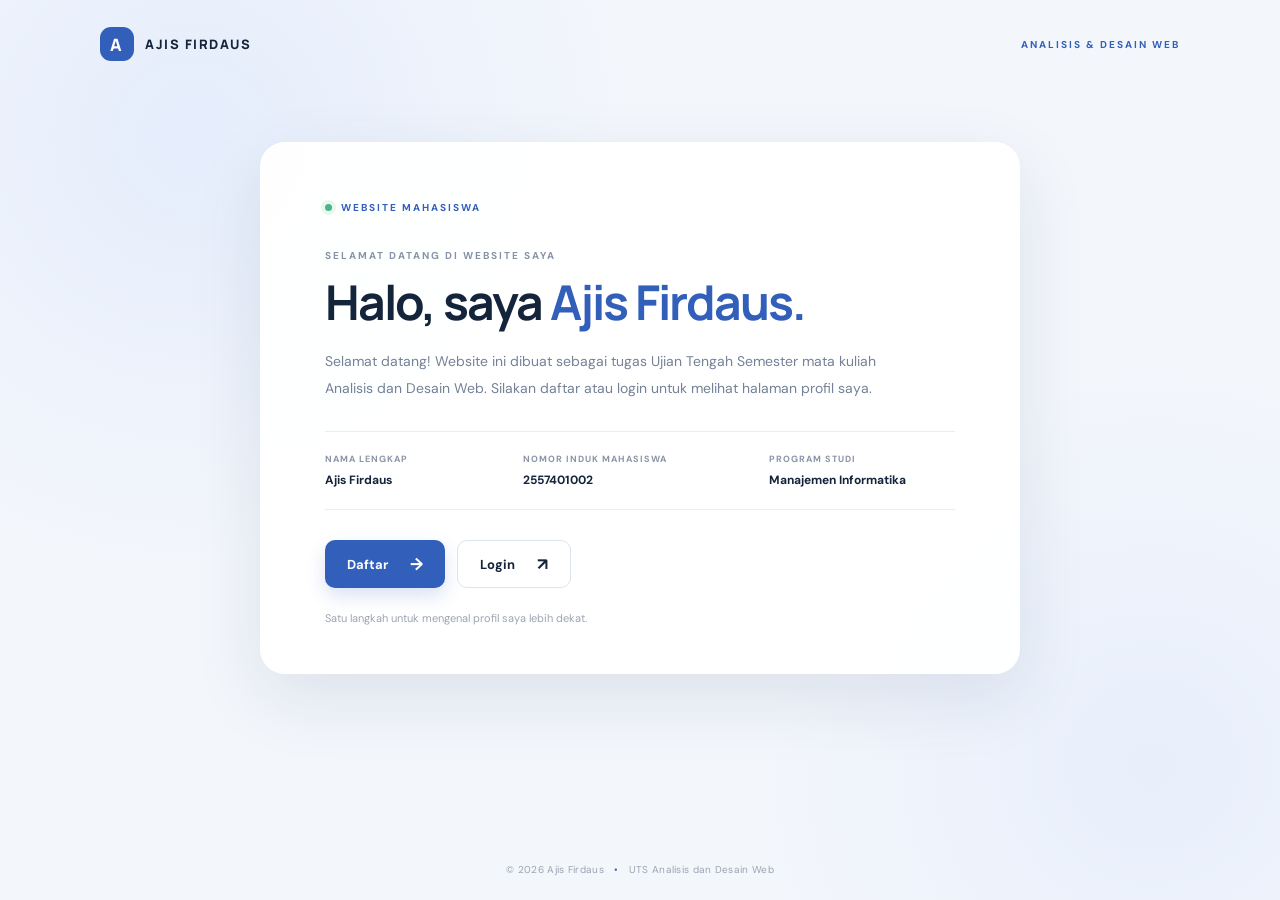
<file: index.html>
<!DOCTYPE html>
<html lang="id">
<head>
  <meta charset="UTF-8">
  <meta name="viewport" content="width=device-width, initial-scale=1.0">
  <meta name="description" content="Halaman selamat datang Ajis Firdaus">
  <title>Selamat Datang | Ajis Firdaus</title>
  <link rel="stylesheet" href="style.css">
</head>
<body>
  <main class="welcome-page">
    <nav class="top-nav">
      <a class="brand" href="index.html"><span class="brand-mark">A</span> AJIS FIRDAUS</a>
      <span class="nav-note">ANALISIS &amp; DESAIN WEB</span>
    </nav>
    <section class="welcome-card">
      <div class="eyebrow"><span class="status-dot"></span> WEBSITE MAHASISWA</div>
      <p class="welcome-label">SELAMAT DATANG DI WEBSITE SAYA</p>
      <h1>Halo, saya <span>Ajis Firdaus.</span></h1>
      <p class="intro">Selamat datang! Website ini dibuat sebagai tugas Ujian Tengah Semester mata kuliah Analisis dan Desain Web. Silakan daftar atau login untuk melihat halaman profil saya.</p>
      <div class="identity">
        <div><small>NAMA LENGKAP</small><strong>Ajis Firdaus</strong></div>
        <div><small>NOMOR INDUK MAHASISWA</small><strong>2557401002</strong></div>
        <div><small>PROGRAM STUDI</small><strong>Manajemen Informatika</strong></div>
      </div>
      <div class="actions">
        <a class="btn btn-primary" href="daftar.html">Daftar <span>→</span></a>
        <a class="btn btn-outline" href="login.html">Login <span>↗</span></a>
      </div>
      <p class="microcopy">Satu langkah untuk mengenal profil saya lebih dekat.</p>
    </section>
    <footer>© 2026 Ajis Firdaus <span>•</span> UTS Analisis dan Desain Web</footer>
  </main>
</body>
</html>
</file>
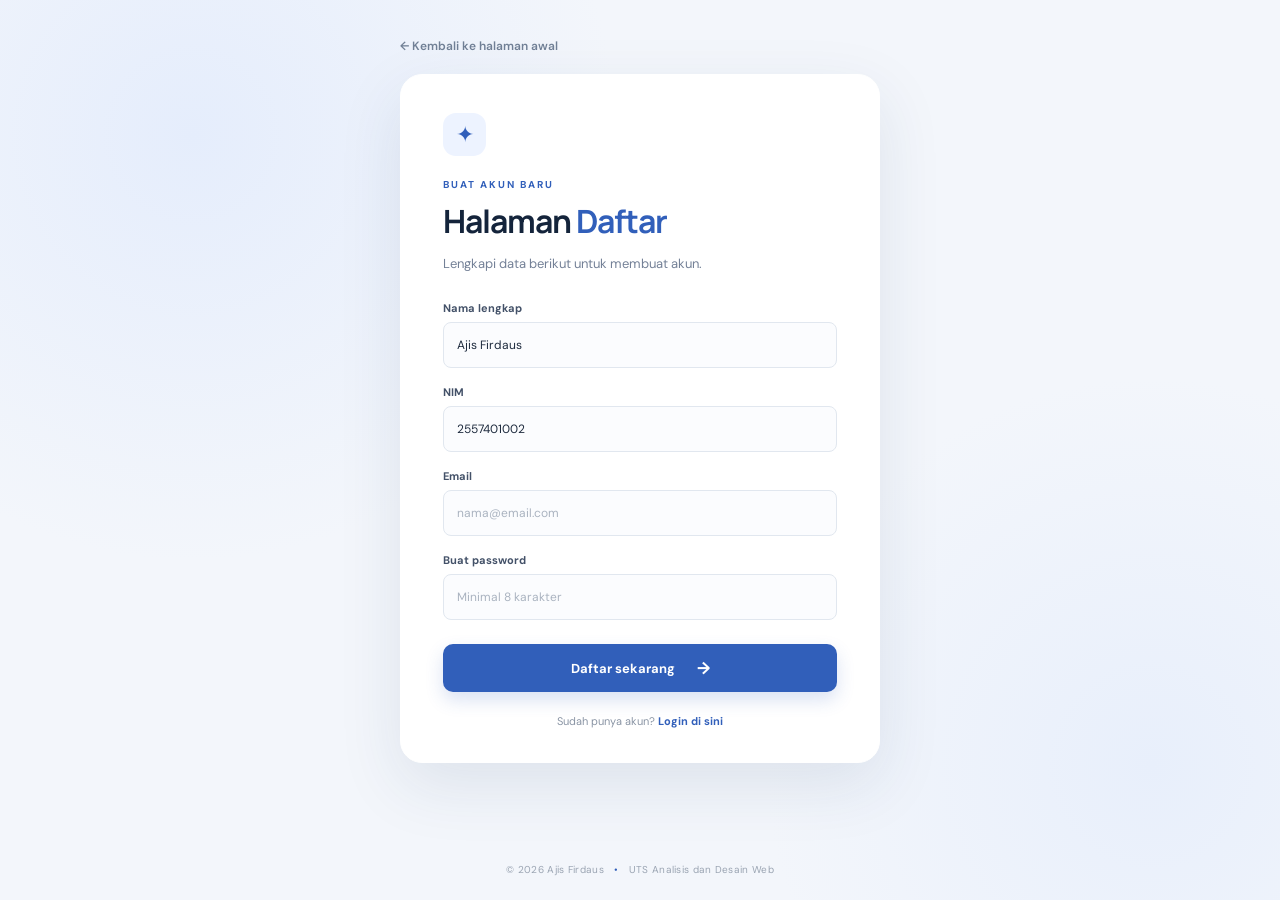
<file: daftar.html>
<!DOCTYPE html>
<html lang="id">
<head>
  <meta charset="UTF-8">
  <meta name="viewport" content="width=device-width, initial-scale=1.0">
  <title>Daftar | Ajis Firdaus</title>
  <link rel="stylesheet" href="style.css">
</head>
<body>
  <main class="form-page">
    <a class="back-link" href="index.html">← Kembali ke halaman awal</a>
    <section class="form-card">
      <div class="form-icon">✦</div>
      <p class="eyebrow">BUAT AKUN BARU</p>
      <h1>Halaman <span>Daftar</span></h1>
      <p class="form-desc">Lengkapi data berikut untuk membuat akun.</p>
      <form action="login.html" method="get">
        <label for="nama">Nama lengkap</label>
        <input id="nama" name="nama" type="text" placeholder="Masukkan nama lengkap" value="Ajis Firdaus" required>
        <label for="nim">NIM</label>
        <input id="nim" name="nim" type="text" inputmode="numeric" value="2557401002" required>
        <label for="email">Email</label>
        <input id="email" name="email" type="email" placeholder="nama@email.com" required>
        <label for="password">Buat password</label>
        <input id="password" name="password" type="password" placeholder="Minimal 8 karakter" minlength="8" required>
        <button class="btn btn-primary btn-full" type="submit">Daftar sekarang <span>→</span></button>
      </form>
      <p class="switch-text">Sudah punya akun? <a href="login.html">Login di sini</a></p>
    </section>
    <footer>© 2026 Ajis Firdaus <span>•</span> UTS Analisis dan Desain Web</footer>
  </main>
</body>
</html>
</file>
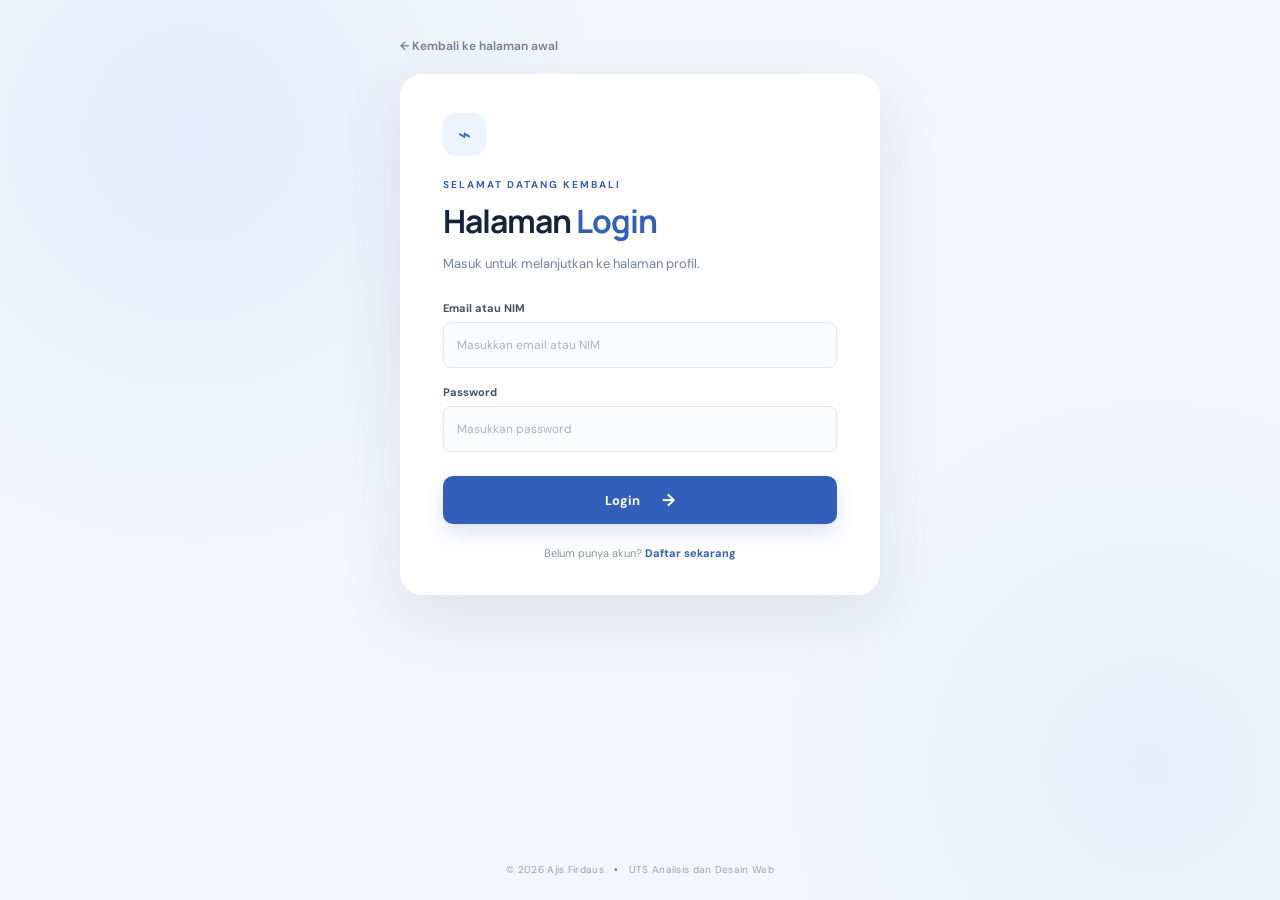
<file: login.html>
<!DOCTYPE html>
<html lang="id">
<head>
  <meta charset="UTF-8">
  <meta name="viewport" content="width=device-width, initial-scale=1.0">
  <title>Login | Ajis Firdaus</title>
  <link rel="stylesheet" href="style.css">
</head>
<body>
  <main class="form-page">
    <a class="back-link" href="index.html">← Kembali ke halaman awal</a>
    <section class="form-card">
      <div class="form-icon">⌁</div>
      <p class="eyebrow">SELAMAT DATANG KEMBALI</p>
      <h1>Halaman <span>Login</span></h1>
      <p class="form-desc">Masuk untuk melanjutkan ke halaman profil.</p>
      <form action="profil.html" method="get">
        <label for="email">Email atau NIM</label>
        <input id="email" name="email" type="text" placeholder="Masukkan email atau NIM" required>
        <label for="password">Password</label>
        <input id="password" name="password" type="password" placeholder="Masukkan password" required>
        <button class="btn btn-primary btn-full" type="submit">Login <span>→</span></button>
      </form>
      <p class="switch-text">Belum punya akun? <a href="daftar.html">Daftar sekarang</a></p>
    </section>
    <footer>© 2026 Ajis Firdaus <span>•</span> UTS Analisis dan Desain Web</footer>
  </main>
</body>
</html>
</file>
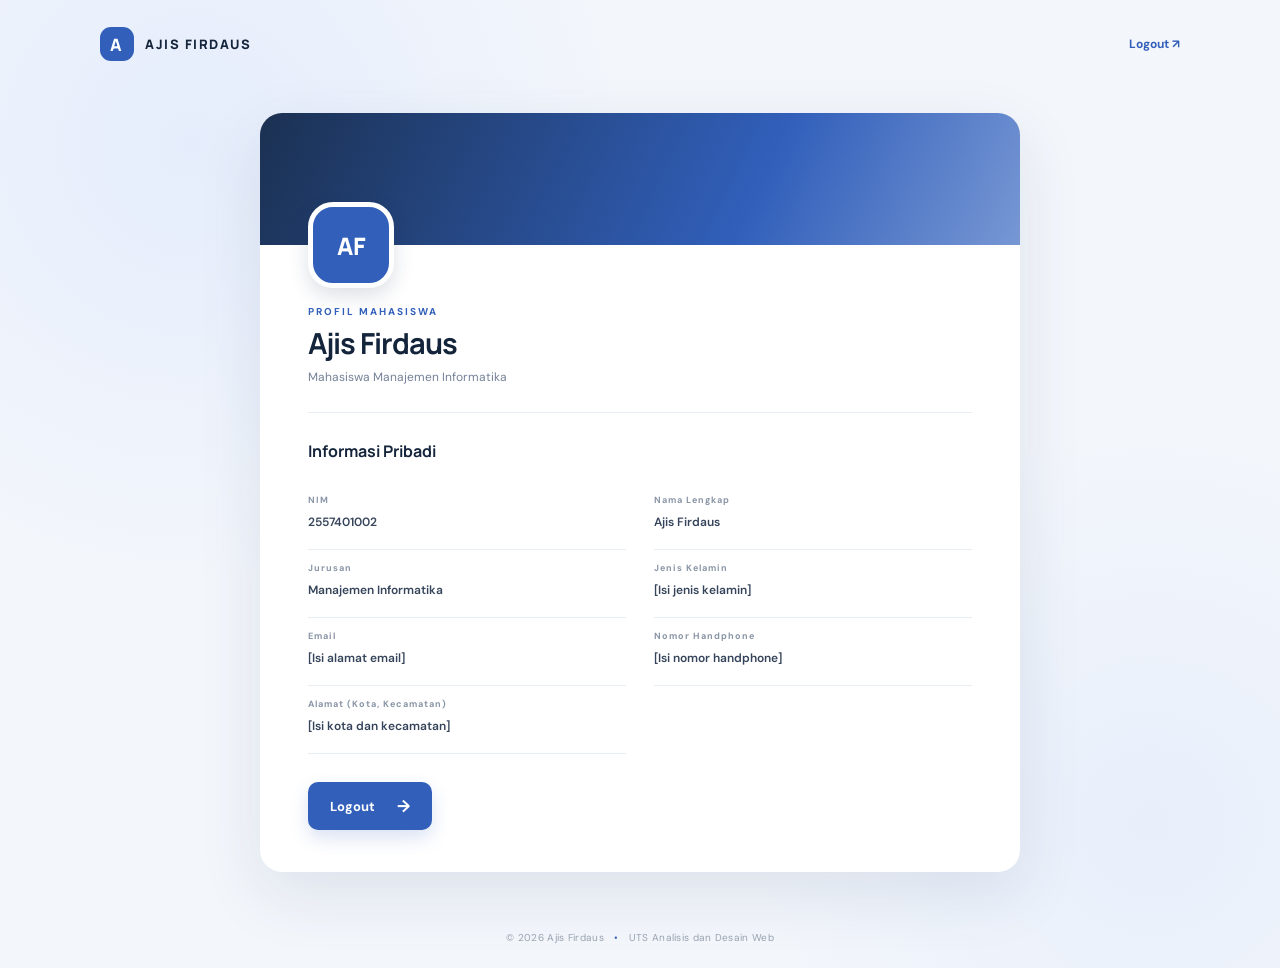
<file: profil.html>
<!DOCTYPE html>
<html lang="id">
<head>
  <meta charset="UTF-8">
  <meta name="viewport" content="width=device-width, initial-scale=1.0">
  <title>Profil | Ajis Firdaus</title>
  <link rel="stylesheet" href="style.css">
</head>
<body>
  <main class="profile-page">
    <nav class="top-nav">
      <a class="brand" href="index.html"><span class="brand-mark">A</span> AJIS FIRDAUS</a>
      <a class="logout-link" href="index.html">Logout ↗</a>
    </nav>
    <section class="profile-card">
      <div class="profile-banner"></div>
      <div class="avatar">AF</div>
      <div class="profile-heading">
        <p class="eyebrow">PROFIL MAHASISWA</p>
        <h1>Ajis Firdaus</h1>
        <p>Mahasiswa Manajemen Informatika</p>
      </div>
      <div class="profile-divider"></div>
      <h2>Informasi Pribadi</h2>
      <div class="profile-grid">
        <div class="profile-item"><small>NIM</small><strong>2557401002</strong></div>
        <div class="profile-item"><small>Nama Lengkap</small><strong>Ajis Firdaus</strong></div>
        <div class="profile-item"><small>Jurusan</small><strong>Manajemen Informatika</strong></div>
        <div class="profile-item"><small>Jenis Kelamin</small><strong>[Isi jenis kelamin]</strong></div>
        <div class="profile-item"><small>Email</small><strong>[Isi alamat email]</strong></div>
        <div class="profile-item"><small>Nomor Handphone</small><strong>[Isi nomor handphone]</strong></div>
        <div class="profile-item"><small>Alamat (Kota, Kecamatan)</small><strong>[Isi kota dan kecamatan]</strong></div>
      </div>
      <a class="btn btn-primary logout-button" href="index.html">Logout <span>→</span></a>
    </section>
    <footer>© 2026 Ajis Firdaus <span>•</span> UTS Analisis dan Desain Web</footer>
  </main>
</body>
</html>
</file>
<file: style.css>
@import url('https://fonts.googleapis.com/css2?family=DM+Sans:wght@400;500;600;700&family=Manrope:wght@400;500;600;700;800&display=swap');

:root {
  --navy: #14243b;
  --blue: #315fba;
  --blue-dark: #244a96;
  --ink: #1d2a3d;
  --muted: #748197;
  --line: #e8edf4;
  --paper: #ffffff;
  --bg: #f3f6fb;
}
* { box-sizing: border-box; }
body { margin: 0; min-height: 100vh; color: var(--ink); font-family: 'DM Sans', sans-serif; background: radial-gradient(circle at 15% 15%, #e5edfc 0, transparent 32%), radial-gradient(circle at 90% 85%, #e8effb 0, transparent 28%), var(--bg); }
a { color: inherit; text-decoration: none; }
.welcome-page, .profile-page { width: min(1080px, calc(100% - 40px)); margin: auto; min-height: 100vh; display: flex; flex-direction: column; }
.top-nav { height: 88px; display: flex; align-items: center; justify-content: space-between; }
.brand { display: flex; align-items: center; gap: 11px; font: 800 13px 'Manrope', sans-serif; letter-spacing: 1.5px; color: var(--navy); }
.brand-mark { width: 34px; height: 34px; border-radius: 11px; display: grid; place-items: center; color: white; background: var(--blue); font: 800 17px 'Manrope', sans-serif; }
.nav-note, .eyebrow { color: var(--blue); font-size: 10px; font-weight: 700; letter-spacing: 2px; }
.welcome-card { width: min(760px, 100%); margin: 54px auto 35px; padding: 58px 64px 48px; border: 1px solid rgba(255,255,255,.9); border-radius: 25px; background: rgba(255,255,255,.94); box-shadow: 0 24px 70px rgba(31,58,99,.10); }
.eyebrow { display: flex; align-items: center; gap: 9px; }
.status-dot { width: 7px; height: 7px; border-radius: 50%; background: #4bb58a; box-shadow: 0 0 0 4px #e8f7f0; }
.welcome-label { margin: 35px 0 12px; color: #8793a5; font-size: 10px; font-weight: 700; letter-spacing: 2px; }
h1, h2 { font-family: 'Manrope', sans-serif; }
.welcome-card h1 { margin: 0; color: var(--navy); font-size: clamp(32px, 5vw, 48px); line-height: 1.17; letter-spacing: -2px; }
h1 span { color: var(--blue); }
.intro { max-width: 570px; margin: 18px 0 30px; color: var(--muted); font-size: 14px; line-height: 1.9; }
.identity { display: grid; grid-template-columns: 1fr 1.25fr 1fr; gap: 12px; padding: 21px 0; border-top: 1px solid var(--line); border-bottom: 1px solid var(--line); }
.identity div { display: flex; flex-direction: column; gap: 7px; }
.identity small, .profile-item small { color: #8995a6; font-size: 9px; font-weight: 700; letter-spacing: 1px; }
.identity strong { color: var(--navy); font-size: 12px; }
.actions { display: flex; gap: 12px; margin-top: 30px; }
.btn { min-height: 48px; padding: 0 22px; display: inline-flex; align-items: center; justify-content: center; gap: 22px; border: 0; border-radius: 10px; cursor: pointer; font: 700 13px 'DM Sans', sans-serif; transition: .2s ease; }
.btn span { font-size: 17px; }
.btn-primary { color: white; background: var(--blue); box-shadow: 0 8px 18px rgba(49,95,186,.18); }
.btn-primary:hover { background: var(--blue-dark); transform: translateY(-1px); }
.btn-outline { color: var(--navy); background: white; border: 1px solid #dce4ef; }
.btn-outline:hover { border-color: var(--blue); color: var(--blue); }
.microcopy { margin: 23px 0 0; color: #9aa4b2; font-size: 11px; }
footer { margin-top: auto; padding: 24px 0; color: #9aa4b2; text-align: center; font-size: 10px; letter-spacing: .3px; }
footer span { padding: 0 7px; color: var(--blue); }
.form-page { width: min(480px, calc(100% - 36px)); min-height: 100vh; margin: auto; display: flex; flex-direction: column; }
.back-link { margin: 38px 0 20px; color: #718096; font-size: 12px; font-weight: 600; }
.back-link:hover, .switch-text a, .logout-link { color: var(--blue); }
.form-card { padding: 38px 42px 34px; border: 1px solid white; border-radius: 22px; background: white; box-shadow: 0 22px 65px rgba(31,58,99,.10); }
.form-icon { width: 43px; height: 43px; display: grid; place-items: center; margin-bottom: 22px; border-radius: 13px; color: var(--blue); background: #edf3ff; font-size: 22px; }
.form-card .eyebrow { margin: 0 0 8px; }
.form-card h1 { margin: 0; color: var(--navy); font-size: 32px; letter-spacing: -1px; }
.form-desc { margin: 10px 0 26px; color: var(--muted); font-size: 13px; line-height: 1.7; }
form { display: flex; flex-direction: column; }
form label { margin: 0 0 7px; color: #435168; font-size: 11px; font-weight: 700; }
form input { height: 46px; margin-bottom: 17px; padding: 0 13px; border: 1px solid #e1e7ef; border-radius: 8px; outline: none; color: var(--ink); background: #fbfcfe; font: 12px 'DM Sans', sans-serif; }
form input:focus { border-color: #7b9cdd; box-shadow: 0 0 0 3px #edf3ff; }
form input::placeholder { color: #aab3c0; }
.btn-full { width: 100%; margin-top: 7px; }
.switch-text { margin: 22px 0 0; color: #8994a4; text-align: center; font-size: 11px; }
.switch-text a { font-weight: 700; }
.profile-card { position: relative; overflow: hidden; width: min(760px, 100%); margin: 25px auto 35px; padding: 0 48px 42px; border-radius: 22px; background: white; box-shadow: 0 22px 65px rgba(31,58,99,.10); }
.profile-banner { height: 132px; margin: 0 -48px; background: linear-gradient(115deg, #1b3152, #315fba 65%, #7797d4); }
.avatar { width: 86px; height: 86px; margin-top: -43px; display: grid; place-items: center; border: 5px solid white; border-radius: 25px; color: white; background: #315fba; font: 800 24px 'Manrope', sans-serif; box-shadow: 0 8px 20px #1b315226; }
.profile-heading { margin-top: 17px; }
.profile-heading .eyebrow { margin: 0 0 5px; }
.profile-heading h1 { margin: 0; color: var(--navy); font-size: 29px; letter-spacing: -1px; }
.profile-heading p:last-child { margin: 6px 0 0; color: var(--muted); font-size: 12px; }
.profile-divider { height: 1px; margin: 27px 0; background: var(--line); }
.profile-card h2 { margin: 0 0 20px; color: var(--navy); font-size: 16px; }
.profile-grid { display: grid; grid-template-columns: 1fr 1fr; gap: 0 28px; }
.profile-item { min-height: 68px; display: flex; flex-direction: column; gap: 8px; padding: 12px 0; border-bottom: 1px solid var(--line); }
.profile-item strong { color: #35445a; font-size: 12px; font-weight: 600; }
.logout-button { margin-top: 28px; }
.logout-link { font-size: 12px; font-weight: 700; }
@media (max-width: 620px) {
  .welcome-card { margin-top: 25px; padding: 35px 25px; }
  .identity { grid-template-columns: 1fr; gap: 17px; }
  .actions { flex-direction: column; }
  .nav-note { font-size: 8px; letter-spacing: 1px; }
  .form-card { padding: 30px 24px; }
  .profile-card { padding: 0 25px 32px; }
  .profile-banner { margin: 0 -25px; }
  .profile-grid { grid-template-columns: 1fr; }
}
</file>
